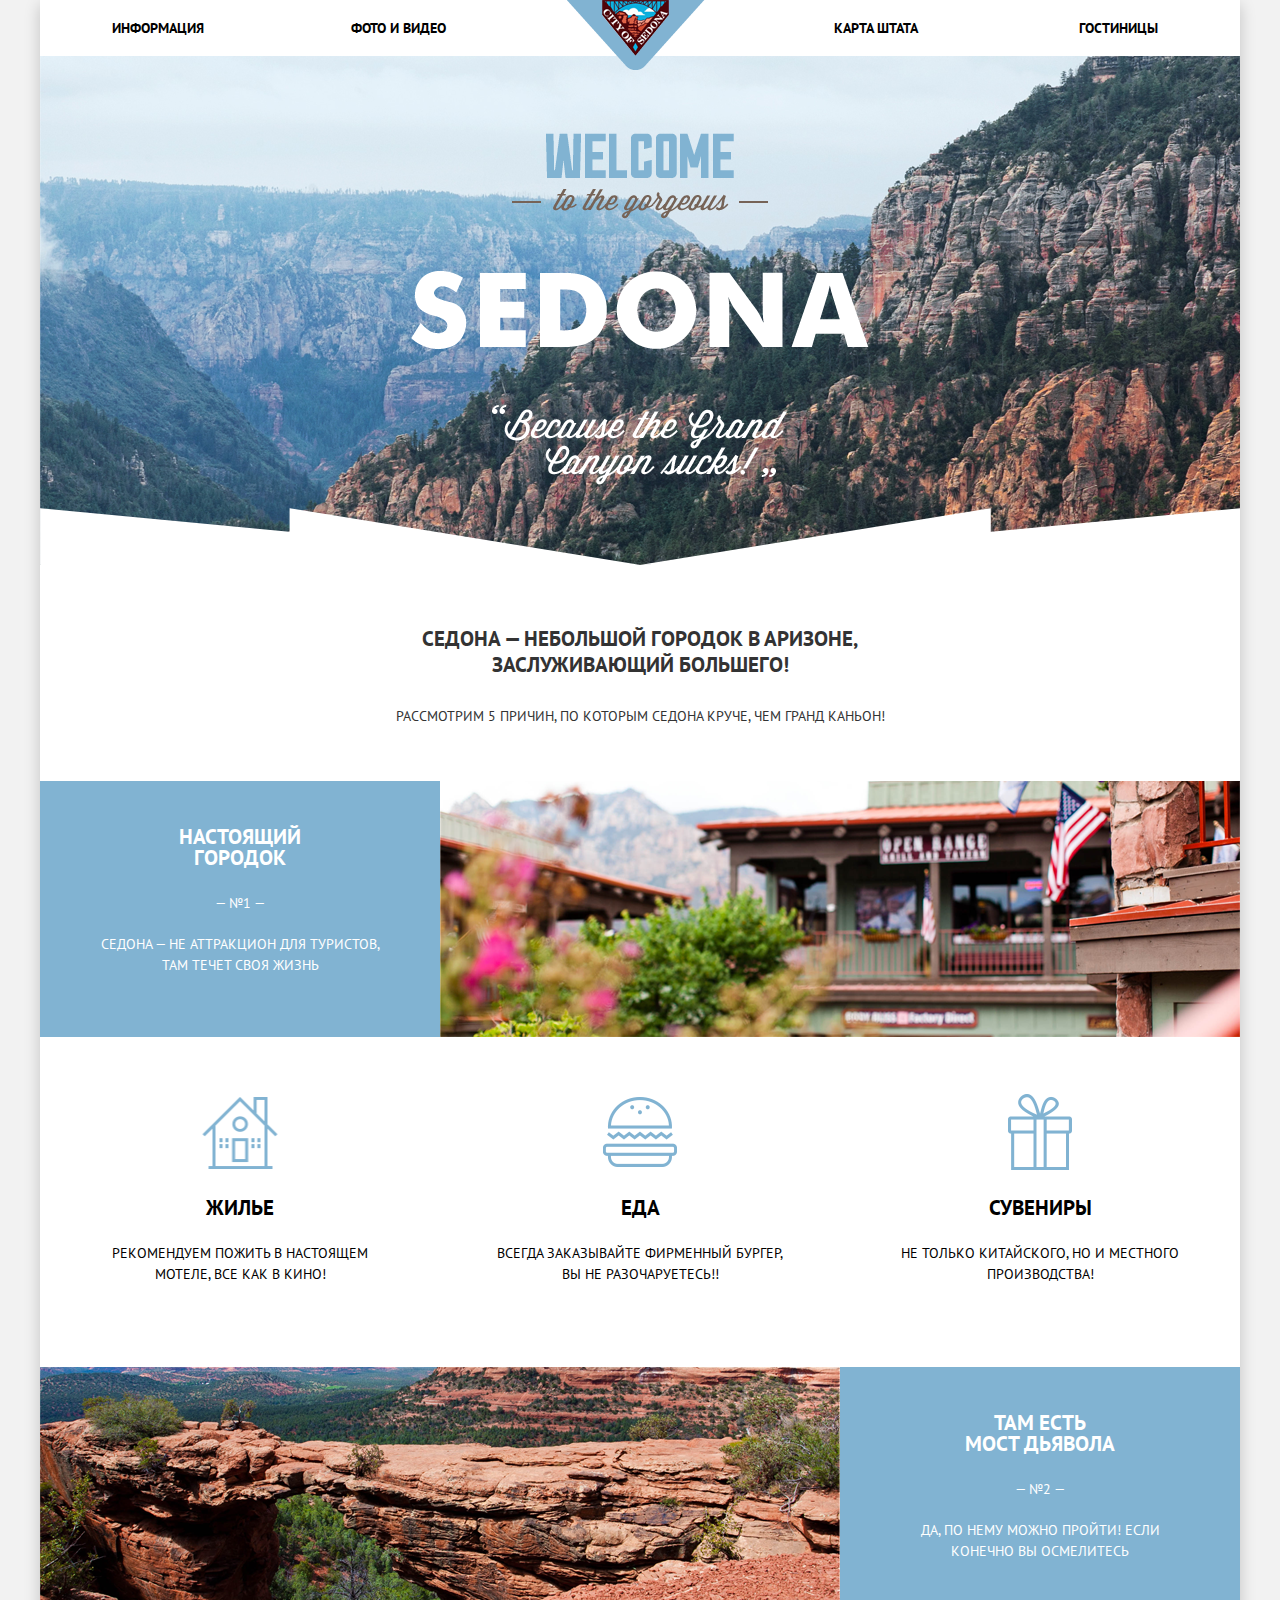
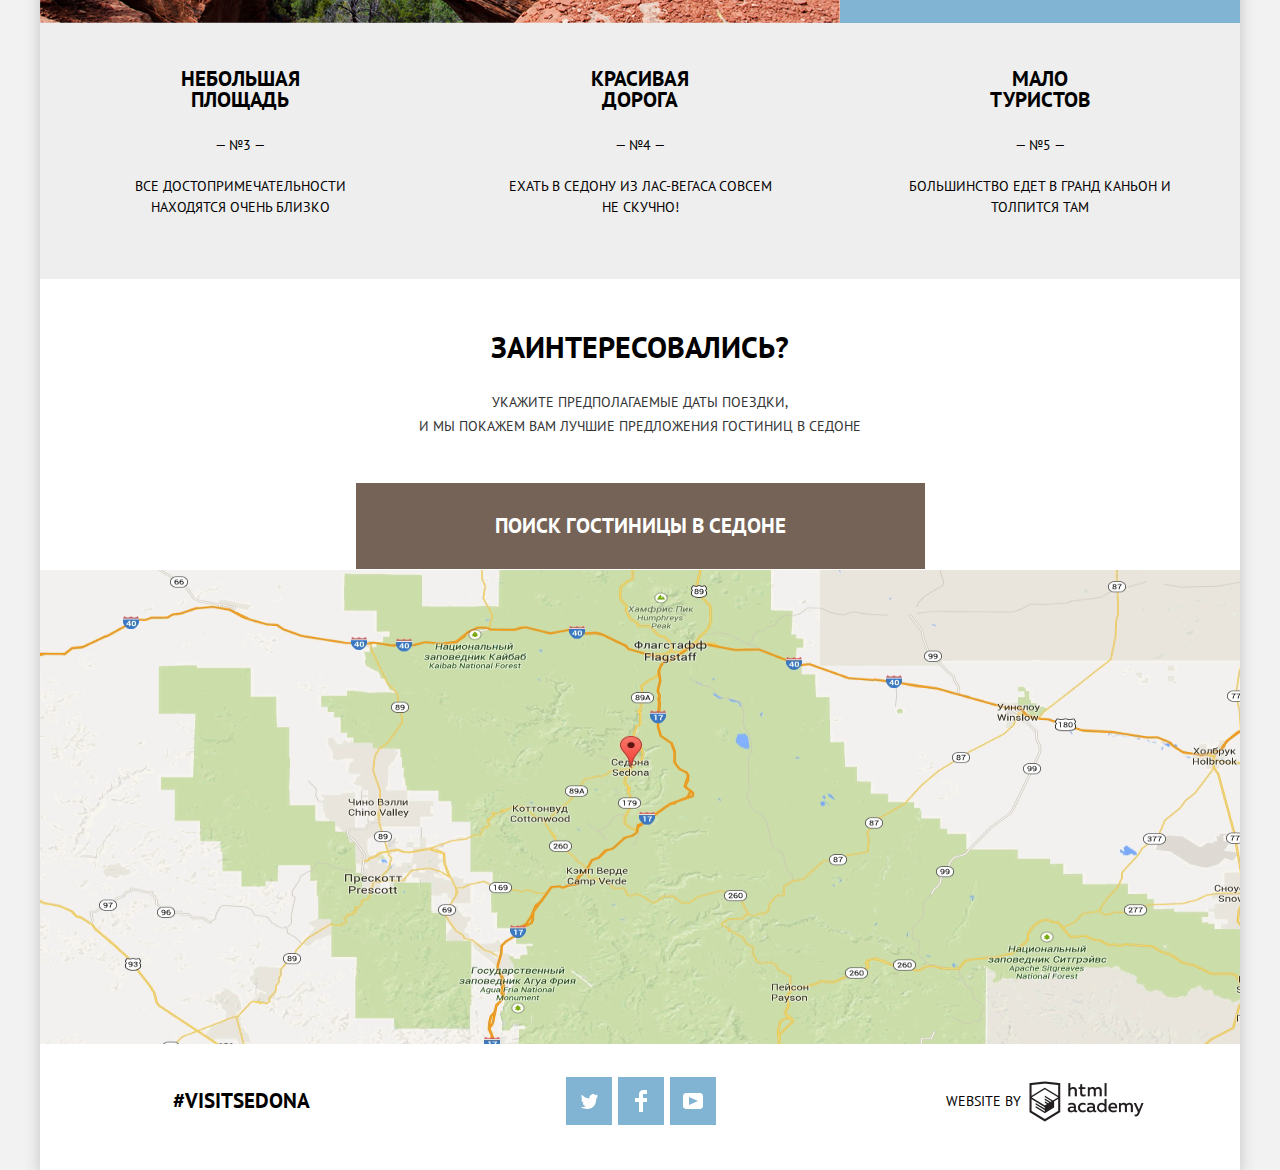
<file: index.html>
<!DOCTYPE html>
<html lang="ru">
<head>
	<meta charset="UTF-8">
	<title>Седона</title>
	<link href="https://fonts.googleapis.com/css?family=PT+Sans:400,700&display=swap&subset=cyrillic-ext" rel="stylesheet">
	<link rel="stylesheet" href="css/normalize.css">
	<link rel="stylesheet" href="css/style.css">
</head>
<body>
	<div class="container">
		<header class="main-header">
			<nav class="main-nav">
				<ul class="site-nav">
					<li><a href="">Информация</a></li>
					<li><a href="">Фото и видео</a></li>
					<li>
						<a class="main-nav-logo">
							<img src="img/header-logo.png" width="138" height="70" alt="Логотип городка Седона">
						</a>
					</li>
					<li><a href="">Карта штата</a></li>
					<li><a href="hotels.html">Гостиницы</a></li>
				</ul>
				<div class="header-greeting">
					<img src="img/header-bg.png" width="1200" height="564" alt="Картинка с надписью: 'Добро пожаловать в Седону' и красивыми горными пейзажами на заднем фоне">
				</div>
			</nav>
		</header>
		<main>
			<h1 class="visually-hidden">Информация о городе Седона</h1>
			<section class="intro">
				<p class="intro-title">Седона — небольшой городок в Аризоне, заслуживающий большего!</p>
				<p class="info-text">Рассмотрим 5 причин, по которым Седона круче, чем гранд каньон!</p>
			</section>
			<section class="advantages">
					<div class="advantages-item advantages-item_blue">
						<b>Настоящий<br> городок</b>
						<span>— №1 —</span>
						<p>Седона — не аттракцион для туристов, там течет своя жизнь</p>
					</div>
					<div class="advantages-item_image">
						<img src="img/real-city.png" alt="Два абстрактный дома в городе" width="800" height="256">
					</div>
					<div class="advantages-item advantages-item-additional advantages-item-house">
						<b>Жилье</b>
						<p>Рекомендуем пожить в настоящем мотеле, все как в кино!</p>
					</div>
					<div class="advantages-item advantages-item-additional advantages-item-eat">
						<b>Еда</b>
						<p>Всегда заказывайте фирменный бургер, вы не разочаруетесь!!</p>
					</div>
					<div class="advantages-item advantages-item-additional advantages-item-present">
						<b>Сувениры</b>
						<p>Не только китайского, но и местного производства!</p>
					</div>
					<div class="advantages-item_image">
						<img src="img/devil-bridge.png" alt="Мост дьявола над пропостью" width="800" height="256">
					</div>
					<div class="advantages-item advantages-item_blue">
						<b>Там есть<br> мост дьявола</b>
						<span>— №2 —</span>
						<p>Да, по нему можно пройти! Если конечно вы осмелитесь</p>
					</div>
					<div class="advantages-item advantages-item_grey">
						<b>Небольшая<br> площадь</b>
						<span>— №3 —</span>
						<p>Все достопримечательности находятся очень близко</p>
					</div>
					<div class="advantages-item advantages-item_grey">
						<b>Красивая<br> дорога</b>
						<span>— №4 —</span>
						<p>Ехать в Седону из Лас-Вегаса совсем не скучно!</p>
					</div>
					<div class="advantages-item advantages-item_grey">
						<b>Мало<br> туристов</b>
						<span>— №5 —</span>
						<p>Большинство едет в гранд каньон и толпится там</p>
					</div>
			</section>
			<section class="offers">
				<b>Заинтересовались?</b>
				<p>Укажите предполагаемые даты поездки,<br> и мы покажем вам лучшие предложения гостиниц в седоне</p>
				<a href="" class="btn js-btn">Поиск гостиницы в Cедоне</a>
			</section>
			<section class="map">
				<iframe src="https://www.google.com/maps/embed?pb=!1m18!1m12!1m3!1d497861.82445145265!2d-111.79347159019012!3d34.93986889549497!2m3!1f0!2f0!3f0!3m2!1i1024!2i768!4f13.1!3m3!1m2!1s0x872da132f942b00d%3A0x5548c523fa6c8efd!2z0KHQtdC00L7QvdCwLCDQkNGA0LjQt9C-0L3QsCA4NjMzNiwg0KHQqNCQ!5e0!3m2!1sru!2sua!4v1573055906787!5m2!1sru!2sua" width="1200" height="474" allowfullscreen=""></iframe>
				<img src="img/map.png" alt="Город седона на карте" width="1200" height="474">
			</section>
		</main>
		<footer class="main-footer">
			<b>#Visitsedona</b>
			<div class="footer-social">
				<ul>
					<li><a href="" class="social-btn"><span class="visually-hidden">Твиттер</span><svg version="1.1" id="Layer_1" xmlns="http://www.w3.org/2000/svg" xmlns:xlink="http://www.w3.org/1999/xlink" x="0px" y="0px" width="17px" height="15px" viewBox="0 0 17 15" enable-background="new 0 0 17 15" xml:space="preserve"><g id="W6EeEF_1_"><g><path fill="#FFFFFF" d="M10.95,0.144c1.685-0.496,2.984,0.27,3.577,1.179c0.673-0.231,1.331-0.481,2.011-0.708c-0.004,0.861-0.522,1.513-0.857,1.768c0.685,0.17,1.304-0.491,1.304-0.491c-0.169,1-1.006,1.788-1.563,2.024c-0.231,6.75-3.175,11.217-10.077,11.082c-0.522,0,0.075,0-0.446,0c-0.41,0-4.164-0.46-4.898-1.887c2.271,0.196,3.893-0.422,4.693-1.177c-0.96-0.3-2.679-0.477-2.979-2.95C2.064,9.09,2.279,9.212,2.905,9.103C1.705,8.247,0.374,7.53,0.448,5.33c0.285,0.328,1.067,0.536,1.34,0.472c-0.703-0.241-1.97-3.36-0.894-4.952c1.818,1.854,3.735,3.606,7.152,3.773C8.254,2.33,9.183,0.793,10.95,0.144z"/></g></g></svg></a></li>
					<li><a href="" class="social-btn"><span class="visually-hidden">Фейсбук</span><svg version="1.1" id="Layer_2" xmlns="http://www.w3.org/2000/svg" xmlns:xlink="http://www.w3.org/1999/xlink" x="0px" y="0px" width="12px" height="22px" viewBox="0 0 12 22" enable-background="new 0 0 12 22" xml:space="preserve"><path fill="#FFFFFF" d="M12,4V0H8C5.791,0,4,1.791,4,4v4H0v4h4v10h4V12h4V8H8V4H12z"/></svg></a></li>
					<li><a href="" class="social-btn"><span class="visually-hidden">Ютуб</span><svg version="1.1" id="Layer_1" xmlns="http://www.w3.org/2000/svg" xmlns:xlink="http://www.w3.org/1999/xlink" x="0px" y="0px" width="20px" height="16px" viewBox="0 0 20 16" enable-background="new 0 0 20 16" xml:space="preserve"><path fill="#FFFFFF" d="M17,0H3C1.35,0,0,1.35,0,3v10c0,1.65,1.35,3,3,3h14c1.65,0,3-1.35,3-3V3C20,1.35,18.65,0,17,0zM6.027,11.998V4.002L15.014,8L6.027,11.998z"/></svg></a></li>
				</ul>
			</div>
			<p class="footer-copyright">
				<b>Website by</b>
				<a href="" class="btn"><span class="visually-hidden">HTML Academy</span></a>
			</p>
		</footer>
		<div class="modal-wrapper">
			<section class="modal search-hotels">
				<form action="https://echo.htmlacademy.ru" method="post">
					<p>
						<label for="date-in">Дата заезда:</label>
						<input class="input-icon" id="date-in" name="date-in" type="text" placeholder="24 Апреля 2017">
					</p>
					<p>
						<label for="date-out">Дата выезда:</label>
						<input class="input-icon" id="date-out" name="date-out" type="text" placeholder="4 июля 2017">
					</p>
					<p>
						<label for="adults">Взрослые:</label>
						<span class="input-minus"></span>
						<input class="" id="adults" name="adults" type="text" placeholder="2">
						<span class="input-plus"></span>
					</p>
					<p>
						<label for="children">Дети:</label>
						<span class="input-minus"></span>
						<input class="" id="children" name="children" type="text" placeholder="0">
						<span class="input-plus"></span>
					</p>
					<button class="btn" type="submit">Найти</button>
				</form>
			</section>
		</div>
	</div>
	<script src="js/main.js"></script>
</body>
</html>
</file>
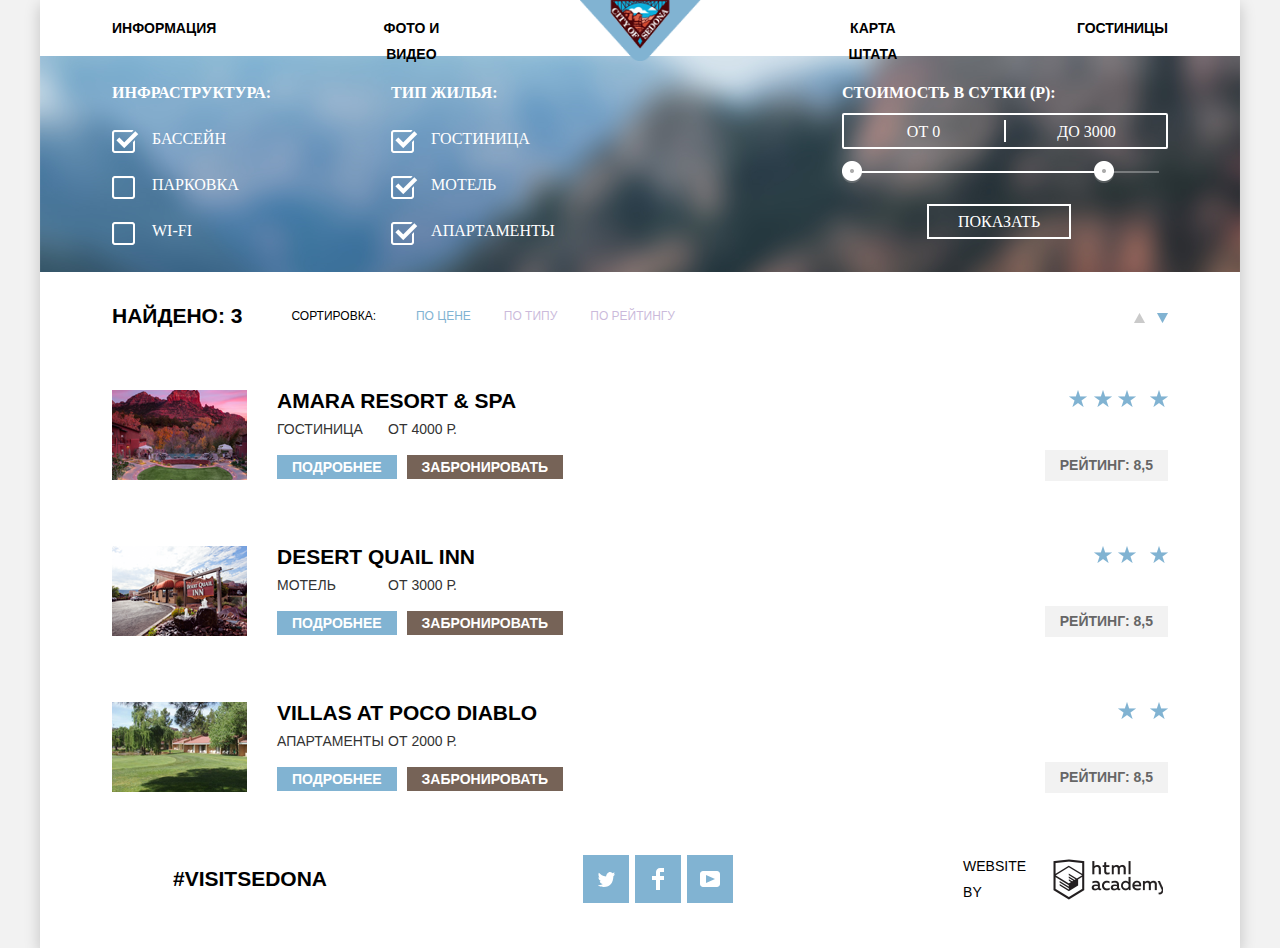
<file: hotels.html>
<!DOCTYPE html>
<html lang="en">
<head>
	<meta charset="UTF-8" />
	<title>Гостинницы Седоны</title>
	<link rel="stylesheet" href="css/normalize.css" />
	<link rel="stylesheet" href="css/style.css" />
</head>
<body class="inner-page">
	<div class="container">
		<header class="main-header">
			<nav class="main-nav">
				<ul class="site-nav">
					<li><a href="">Информация</a></li>
					<li><a href="">Фото и видео</a></li>
					<li>
						<a class="main-nav-logo" href="index.html">
							<img src="img/header-logo.png" width="138" height="70" alt="Логотип городка Седона">
						</a>
					</li>
					<li><a href="">Карта штата</a></li>
					<li><a class="current-link" href="">Гостиницы</a></li>
				</ul>
			</nav>
			<section class="filters">
				<form class="filters__form" action="" method="get">
					<fieldset>
						<legend>Инфраструктура:</legend>
						<ul>
							<li>
								<input class="visually-hidden checkbox" type="checkbox" name="swimming-pool" id="swimming-pool" checked/>
								<label for="swimming-pool">Бассейн</label>
							</li>
							<li>
								<input class="visually-hidden checkbox" type="checkbox" name="parking" id="parking"/>
								<label for="parking">Парковка</label>
							</li>
							<li>
								<input class="visually-hidden checkbox" type="checkbox" name="wi-fi" id="wi-fi"/>
								<label for="wi-fi">Wi-Fi</label>
							</li>
						</ul>
					</fieldset>
					<fieldset>
						<legend>Тип жилья:</legend>
						<ul>
							<li>
								<input class="visually-hidden checkbox" type="checkbox" name="hotel" id="hotel" checked/>
								<label for="hotel">Гостиница</label>
							</li>
							<li>
								<input class="visually-hidden checkbox" type="checkbox" name="motel" id="motel" checked/>
								<label for="motel">Мотель</label>
							</li>
							<li>
								<input class="visually-hidden checkbox" type="checkbox" name="apartments" id="apartments" checked/>
								<label for="apartments">Апартаменты</label>
							</li>
						</ul>
					</fieldset>
					<fieldset class="price-controls">
						<legend>Стоимость в сутки (Р):</legend>
						<p class="range-option">
							<input id="range-option-cost-min" type="text" name="cost-min" placeholder="ОТ 0">
							<input id="range-option-cost-max" type="text" name="cost-max" placeholder="ДО 3000">
						</p>
						<p class="range-controls">
							<input class="visually-hidden" type="range" name="cost">
							<span class="range-progress"></span>
							<span class="range-current-progress"></span>
							<button class="range-button range-button-min"><span class="visually-hidden">От</span></button><button class="range-button range-button-max"><span class="visually-hidden">До</span></button>
							<button type="submit" class="form__btn btn">Показать</button>
						</p>
					</fieldset>
				</form>
			</section>
		</header>
		<main>
			<h1 class="visually-hidden">Список отелей</h1>
			<section class="sorting">
				<b>Найдено: 3</b>	
				<form class="sorting__form" action="" method="get">
					<legend>Сортировка:</legend>
					<ul>
						<li><a class=".sorting__item sorting__item--curent" href="">По цене</a></li>
						<li><a class="sorting__item" href="">По типу</a></li>
						<li><a class="sorting__item" href="">По рейтингу</a></li>
					</ul>
				</form>
				<div class="sorting__btn">
					<a class="button_up" href=""><span class="visually-hidden ">По возрастанию</span></a>
					<a class="button_down" href=""><span class="visually-hidden">По убыванию</span></a>
				</div>
			</section>
			<section class="hotels">
				<div class="hotels__row">
					<div class="hotels__item">
						<div class="hotels__image">
							<img src="img/block_hotels/01.png" alt=""/>
						</div>
						<div class="hotels__body">
							<div class="hotels__title">Amara Resort & Spa</div>
							<div class="hotels__text">
								<span>Гостиница</span>
								<b>От 4000 р.</b>
							</div>
							<div class="hotels__btns">
								<a href="" class="hotels__btn hotels__btn--blue">Подробнее</a>
								<a href="" class="hotels__btn hotels__btn--brown">Забронировать</a>
							</div>
						</div>
						<div class="hotels__rating hotels__rating--4">
							<b>Рейтинг: 8,5</b>
						</div>
					</div>
					<div class="hotels__item">
						<div class="hotels__image">
							<img src="img/block_hotels/02.png" alt=""/>
						</div>
						<div class="hotels__body">
							<div class="hotels__title">Desert Quail Inn</div>
							<div class="hotels__text">
								<span>Мотель</span>
								<b>От 3000 р.</b>
							</div>
							<div class="hotels__btns">
								<a href="" class="hotels__btn hotels__btn--blue">Подробнее</a>
								<a href="" class="hotels__btn hotels__btn--brown">Забронировать</a>
							</div>
						</div>
						<div class="hotels__rating hotels__rating--3">
							<b>Рейтинг: 8,5</b>
						</div>
					</div>
					<div class="hotels__item">
						<div class="hotels__image">
							<img src="img/block_hotels/03.png" alt=""/>
						</div>
						<div class="hotels__body">
							<div class="hotels__title">Villas at Poco Diablo</div>
							<div class="hotels__text">
								<span>Апартаменты</span>
								<b>От 2000 р.</b>
							</div>
							<div class="hotels__btns">
								<a href="" class="hotels__btn hotels__btn--blue">Подробнее</a>
								<a href="" class="hotels__btn hotels__btn--brown">Забронировать</a>
							</div>
						</div>
						<div class="hotels__rating hotels__rating--2">
							<b>Рейтинг: 8,5</b>
						</div>
					</div>
				</div>
			</section>
		</main>
		<footer class="main-footer">
			<b>#Visitsedona</b>
			<div class="footer-social">
				<ul>
					<li><a href="" class="social-btn"><span class="visually-hidden">Твиттер</span><svg version="1.1" id="Layer_1" xmlns="http://www.w3.org/2000/svg" xmlns:xlink="http://www.w3.org/1999/xlink" x="0px" y="0px" width="17px" height="15px" viewBox="0 0 17 15" enable-background="new 0 0 17 15" xml:space="preserve"><g id="W6EeEF_1_"><g><path fill="#FFFFFF" d="M10.95,0.144c1.685-0.496,2.984,0.27,3.577,1.179c0.673-0.231,1.331-0.481,2.011-0.708c-0.004,0.861-0.522,1.513-0.857,1.768c0.685,0.17,1.304-0.491,1.304-0.491c-0.169,1-1.006,1.788-1.563,2.024c-0.231,6.75-3.175,11.217-10.077,11.082c-0.522,0,0.075,0-0.446,0c-0.41,0-4.164-0.46-4.898-1.887c2.271,0.196,3.893-0.422,4.693-1.177c-0.96-0.3-2.679-0.477-2.979-2.95C2.064,9.09,2.279,9.212,2.905,9.103C1.705,8.247,0.374,7.53,0.448,5.33c0.285,0.328,1.067,0.536,1.34,0.472c-0.703-0.241-1.97-3.36-0.894-4.952c1.818,1.854,3.735,3.606,7.152,3.773C8.254,2.33,9.183,0.793,10.95,0.144z"/></g></g></svg></a></li>
					<li><a href="" class="social-btn"><span class="visually-hidden">Фейсбук</span><svg version="1.1" id="Layer_2" xmlns="http://www.w3.org/2000/svg" xmlns:xlink="http://www.w3.org/1999/xlink" x="0px" y="0px" width="12px" height="22px" viewBox="0 0 12 22" enable-background="new 0 0 12 22" xml:space="preserve"><path fill="#FFFFFF" d="M12,4V0H8C5.791,0,4,1.791,4,4v4H0v4h4v10h4V12h4V8H8V4H12z"/></svg></a></li>
					<li><a href="" class="social-btn"><span class="visually-hidden">Ютуб</span><svg version="1.1" id="Layer_1" xmlns="http://www.w3.org/2000/svg" xmlns:xlink="http://www.w3.org/1999/xlink" x="0px" y="0px" width="20px" height="16px" viewBox="0 0 20 16" enable-background="new 0 0 20 16" xml:space="preserve"><path fill="#FFFFFF" d="M17,0H3C1.35,0,0,1.35,0,3v10c0,1.65,1.35,3,3,3h14c1.65,0,3-1.35,3-3V3C20,1.35,18.65,0,17,0zM6.027,11.998V4.002L15.014,8L6.027,11.998z"/></svg></a></li>
				</ul>
			</div>
			<p class="footer-copyright">
				<b>Website by</b>
				<a href="" class="btn"><span class="visually-hidden">HTML Academy</span></a>
			</p>
		</footer>
	</div>
</body>
</html>
</file>
<file: css/style.css>
body {
	margin: 0;
	padding: 0;
	font-family: "PT Sans", sans-serif;
	font-size: 14px;
	line-height: 21px;
	font-weight: 400;
	color: #000000;
	text-transform: uppercase;
	background-color: #f2f2f2;
}

a {
	text-decoration: none;
}

img {
	width: 100%;
	height: auto;
}

.visually-hidden:not(:focus):not(:active),
input[type="checkbox"].visually-hidden,
input[type="radio"].visually-hidden { 
    position: absolute;
 
    width: 1px;
    height: 1px;
    margin: -1px;
    border: 0;
    padding: 0;

    white-space: nowrap;

    clip-path: inset(100%);
    clip: rect(0 0 0 0);
    overflow: hidden;
}

.btn {
	display: inline-block;
	font: inherit;
	text-transform: uppercase;
	cursor: pointer;
	border: none;
}

.container {
	width: 1200px;
	margin: 0 auto;
	box-shadow: 0 5px 15px rgba(0, 1, 1, 0.2);
	background-color: #fff;
}

/*=====================================================
					Header
=====================================================*/

.main-nav {
	position: relative;
	display: -webkit-flex;
	display: -moz-flex;
	display: -ms-flex;
	display: -o-flex;
	display: flex;
	-webkit-flex-direction: column;
	-moz-flex-direction: column;
	-ms-flex-direction: column;
	-o-flex-direction: column;
	flex-direction: column;
}

.site-nav {
	margin: 0;
	padding: 0 72px;
	max-height: 56px;
	display: -webkit-flex;
	display: -moz-flex;
	display: -ms-flex;
	display: -o-flex;
	display: flex;
	line-height: 26px;
	font-weight: 700;
	list-style: none;
	background-color: #fff;
	z-index: 1;
}

.site-nav li:nth-child(2) {
	margin: 0 0 0 147px;
}

.site-nav li:nth-child(3) {
	width: 138px;
	margin: 0 0 0 121px;
}

.site-nav li:nth-child(4) {
	margin: 0 0 0 129px;
}

.site-nav li:nth-child(5) {
	margin: 0 0 0 161px;
}

.site-nav a {
	display: block;
	padding: 15px 0;

	text-align: center;
	color: #000;
}

.site-nav a.current-page {
	color: #766357;
}

.site-nav a:hover,
.site-nav a:focus {
	color: #81b3d2;
}

.site-nav a:active {
	opacity: 0.3;
	color: #81b3d2;
}


.site-nav .main-nav-logo {
	padding: 0;
}

.header-greeting {
	position: relative;
	display: block;
	margin: -55px 0 0 0;
	padding: 0;
	z-index: 0;
}

.filters {
	background: #678eb5 url("../img/bg-inner-page.png") 0 0 no-repeat;
}

.filters__form {
	display: -webkit-flex;
	display: -moz-flex;
	display: -ms-flex;
	display: -o-flex;
	display: flex;
	-webkit-flex-wrap: wrap;
	-moz-flex-wrap: wrap;
	-ms-flex-wrap: wrap;
	-o-flex-wrap: wrap;
	flex-wrap: wrap;
	padding: 26px 72px 31px;

	color: #ffffff;
	font-family: "PT Sans";
	font-size: 16px;
	text-transform: uppercase;
}

.filters__form fieldset {
	margin: 0 120px 0 0;
	padding: 0;
	border: none;
}

.filters__form fieldset:last-child {
	margin: 0 0 0 auto;
	max-width: 400px;
}

.filters__form legend {
	margin: 0px 0px 25px 0px;
	font-weight: 700; 
}

.filters__form ul {
	margin: 0;
	padding: 0;
	list-style: none;
}

.filters__form li:not(:last-of-type) {
	margin: 0px 0px 25px 0px;
}

.filters__form label {
	position: relative;
	padding: 0px 0px 0px 40px;
}

.filters__form label::before {
	content: "";
	position: absolute;
	top: 0;
	left: 0;
	width: 23px;
	height: 23px;
	background: url("../img/icon/checkbox-off.png") 0 0 no-repeat;
}

.checkbox:checked + label::before {
	content: "";
	position: absolute;
	top: 0;
	left: 0;
	width: 27px;
	height: 23px;
	background: url("../img/icon/checkbox-on.png") 0 0 no-repeat;
}

.price-controls legend {
	margin: 0px 0px 10px 0px;
}

.price-controls p {
	position: relative;
	margin: 0;
	padding: 0;
}

.price-controls p:first-of-type::before {
	content: "";
	position: absolute;
	top: 5px;
	left: 50%;
	transform: translateX(-50%);
	width: 2px;
	height: 22px;
	background-color: #ffffff;
}

.price-controls .range-option {
	border: 2px solid #fff;
	border-radius: 2px;
}

.range-option input {
	max-width: 155px;
	min-height: 30px;
	text-align: center;
	font: inherit;
	color: #fff;
	background: transparent;
	border: none;
}

.range-option input::placeholder {
	font: inherit;
	color: #fff;
}

.range-progress {
	display: block;
	position: absolute;
	top: 22px;
	left: 0;
	width: 317px;
	height: 2px;
	background-color: #ffffff;
	opacity: 0.3;
}

.range-current-progress {
	display: block;
	position: absolute;
	top: 22px;
	left: 10px;
	width: 248px;
	height: 2px;
	background-color: #ffffff;
}

.range-button {
	position: absolute;
	width: 20px;
	height: 22px;
	background: url("../img/icon/filter-button.png") 0 0 no-repeat;
	border: none;
}

.range-button-min {
	top: 12px;
	left: 0;
}

.range-button-max {
	top: 12px;
	left: 252px;
}

.form__btn {
	position: relative;
	padding: 5px 29px;
	top: 55px;
	left: 85px;
	color: #fff;
	background: transparent;
	border: 2px solid #ffffff;
}

.form__btn:hover {
	color: #000;
	background: #fff;
}

/*=====================================================
					Main
=====================================================*/

.intro {
	padding: 0px 350px;
	text-align: center;
}

.intro-title {
	margin: 0;
	padding: 55px 0 25px 0;
	font-size: 21px;
	font-weight: 700;
	line-height: 26px;
	color: #333333;
}

.info-text {
	margin: 0;
	padding: 0 0 52px 0;
	color: #333333;
	line-height: 26px;
}

.advantages {
	display: -webkit-flex;
	display: -moz-flex;
	display: -ms-flex;
	display: -o-flex;
	display: flex;
	-webkit-flex-wrap: wrap;
	-moz-flex-wrap: wrap;
	-ms-flex-wrap: wrap;
	-o-flex-wrap: wrap;
	flex-wrap: wrap;
}

.advantages-item {
	box-sizing: border-box;
	width: 400px;
	min-height: 256px;
	padding: 45px 60px;
	text-align: center;
}

.advantages-item_blue {
	padding-right: 48px;
	padding-left: 48px;
	color: #ffffff;
	background-color: #81b3d2;
}

.advantages-item b {
	display: block;
	margin-bottom: 25px;
	font-size: 21px;
	font-weight: 700;
}

.advantages-item span {
	display: block;
	margin: 0 0 20px 0;
}

.advantages-item_image {
	width: 800px;
	height: 246px;
}

.advantages-item-additional {
	position: relative;
	min-height: 330px;
	padding: 160px 55px 0 55px;
}

.advantages-item-additional::before {
	content: "";

	position: absolute;

	top: 60px;
	left: 50%;
	transform: translateX(-50%);
}

.advantages-item-house::before {
	width: 75px;
	height: 72px;

	background: url("../img/icon/icon-house.png") 0 0 no-repeat;
}

.advantages-item-eat::before {
	width: 74px;
	height: 70px;

	background: url("../img/icon/icon-burger.png") 0 0 no-repeat;
}

.advantages-item-present::before {
	top: 57px;

	width: 64px;
	height: 76px;

	background: url("../img/icon/icon-present.png") 0 0 no-repeat;
}

.advantages-item_grey {
	background-color: #eee;
}

.offers {
	box-sizing: border-box;
	min-height: 291px;
	padding: 50px 0 0 0;
	text-align: center;
	background-color: #fff;
}

.offers b {
	display: block;
	margin: 0 0 25px 0;
	font-size: 30px;
	font-weight: 700;
	line-height: 36px;
}

.offers p {
	margin: 0 0 45px 0;
	padding: 0;
	line-height: 24px;
	color: #333;
}

.offers .btn {
	margin: 0;
	padding: 30px 139px;
	font-size: 21px;
	font-weight: 700;
	line-height: 26px;
	
	color: #fff;
	background-color: #766357;
}

.offers .btn:hover,
.offers .btn:focus { 
	background-color: #604e43;
}

.offers .btn:active { 
	color: #847870;
	background-color: #503e33;
}

.map {
	position: relative;
}

.map img {
	position: absolute;
	top: 0;
	left: 0;
	width: 1200px;
	height: 474px;
	z-index: 0;
}

.map iframe {
	position: relative;
	border: none;
	z-index: 1;
}

.sorting {
	display: -webkit-flex;
	display: -moz-flex;
	display: -ms-flex;
	display: -o-flex;
	display: flex;
	padding: 31px 72px;
}

.sorting b {
	margin: 0px 49px 0px 0px;
	font-size: 21px;
	font-weight: 700;
	line-height: 26px;
}

.sorting__form {
	display: -webkit-flex;
	display: -moz-flex;
	display: -ms-flex;
	display: -o-flex;
	display: flex;
	-ms-align-items: center;
	align-items: center;
}

.sorting__form legend {
	margin: 0px 40px 0px 0px;
	font-size: 12px;
	line-height: 18px;
}

.sorting__form ul {
	display: -webkit-flex;
	display: -moz-flex;
	display: -ms-flex;
	display: -o-flex;
	display: flex;
	margin: 0;
	padding: 0;
	list-style: none;
	font-size: 12px;
	line-height: 18px;
}

.sorting__form  li {
	margin: 0px 33px 0px 0px;
}
.sorting__item {
	opacity: 0.3;
}

.sorting__item:last-child {
	margin: 0;
}

.sorting__item--curent {
	color: #81b3d2;
}

.sorting__btn {
	position: relative;
	margin: 0px 72px 0px auto;

}

.button_up::before {
	content: "";
	position: absolute;
	width: 11px;
	height: 10px;
	top: 10px;
	left: 38px;
	background: url("../img/icon/icon-up-dir.png") 0 0 no-repeat;
}

.button_down::before {
	content: "";
	position: absolute;
	width: 11px;
	height: 10px;
	top: 10px;
	left: 61px;
	background: url("../img/icon/icon-down-dir.png") 0 0 no-repeat;
}  

/*====================================================
						Footer
=====================================================*/

.main-footer {
	min-height: 120px;
	display: -webkit-flex;
	display: -moz-flex;
	display: -ms-flex;
	display: -o-flex;
	display: flex;
	-ms-align-items: center;
	align-items: center;
	background-color: #fff;
}

.main-footer b {
	display: block;
	margin: -18px 0 0 133px;
	font-size: 21px;
	font-weight: 700;
	line-height: 26px;
}

.footer-social ul {
	display: -webkit-flex;
	display: -moz-flex;
	display: -ms-flex;
	display: -o-flex;
	display: flex;
	-webkit-flex-wrap: wrap;
	-moz-flex-wrap: wrap;
	-ms-flex-wrap: wrap;
	-o-flex-wrap: wrap;
	flex-wrap: wrap;
	width: 150px;
	margin: -18px 0 0 256px;
	padding: 0;
	list-style: none;
}

.footer-social li:not(:last-child) {
	margin: 0 6px 0 0;
}

.footer-copyright {
	display: -webkit-flex;
	display: -moz-flex;
	display: -ms-flex;
	display: -o-flex;
	display: flex;
	margin: -18px 0 0 230px;
	padding: 0;
	width: 200px;
	-ms-align-items: center;
	align-items: center;
}

.footer-copyright b {
	display: block;
	margin: 0 8px 0 0;

	font-size: 14px;
	font-weight: 400;
}

.social-btn {
	display: -webkit-flex;
	display: -moz-flex;
	display: -ms-flex;
	display: -o-flex;
	display: flex;
	-ms-align-items: center;
	align-items: center;
	justify-content: center;
	width: 46px;
	height: 48px;
	background-color: #81b3d2;
}

.social-btn:hover,
.social-btn:focus {
	background-color: #669ec0;
}

.social-btn:active {
	background-color: #5496bd;
}

.social-btn:active path {
	opacity: 0.3;
}

.footer-copyright .btn {
	display: block;
	width: 115px;
	height: 41px;
	background: url(../img/logo_htmlacademy.png);
}

.footer-copyright .btn:hover,
.footer-copyright .btn:focus {
	background: url(../img/logo_htmlacademy_blue.png);
}

.footer-copyright .btn:active {
	background: url(../img/logo_htmlacademy_grey.png);
}

.hotels {
}

.hotels__row {
	max-width: 1056px;
	margin: 0px auto;
	display: -webkit-flex;
	display: -moz-flex;
	display: -ms-flex;
	display: -o-flex;
	display: flex;
	-webkit-flex-direction: column;
	-moz-flex-direction: column;
	-ms-flex-direction: column;
	-o-flex-direction: column;
	flex-direction: column;
}

.hotels__item {
	display: -webkit-flex;
	display: -moz-flex;
	display: -ms-flex;
	display: -o-flex;
	display: flex;
	padding: 30px 0px;
	flex: 1 1 auto;
}

.hotels__image {
	
}

.hotels__body {
	display: -webkit-flex;
	display: -moz-flex;
	display: -ms-flex;
	display: -o-flex;
	display: flex;
	-webkit-flex-direction: column;
	-moz-flex-direction: column;
	-ms-flex-direction: column;
	-o-flex-direction: column;
	flex-direction: column;
	flex: 1 1 auto;
	padding: 0px 0px 0px 30px;
}

.hotels__title {
	margin: 0px 0px 8px 0px;
	font-size: 21px;
	font-weight: 700;
}

.hotels__text {
	display: -webkit-flex;
	display: -moz-flex;
	display: -ms-flex;
	display: -o-flex;
	display: flex;
	justify-content: space-between;
	max-width: 180px;
	margin: 0px 0px 17px 0px;
	color: #333333;
	text-transform: uppercase;
}

.hotels__text b {
	font-weight: 400;
}

.hotels__btns {
}

.hotels__btn {
	padding: 4px 15px;
	color: #ffffff;
	font-weight: 700;
}

.hotels__btn:not(:last-child) {
	margin: 0px 6px 0px 0px;
}

.hotels__btn--blue {
	background-color: #81b3d2;
}

.hotels__btn--brown {
	background-color: #766357;
}

.hotels__rating {
	padding: 60px 0px 0px 0px;
}

.hotels__rating--4 {
	background: url(../img/icon/star.png) right 0 no-repeat,
				url(../img/icon/star.png) 73px 0 no-repeat,
				url(../img/icon/star.png) 49px 0 no-repeat,
				url(../img/icon/star.png) 24px 0 no-repeat;
}

.hotels__rating--3 {
	background: url(../img/icon/star.png) right 0 no-repeat,
				url(../img/icon/star.png) 73px 0 no-repeat,
				url(../img/icon/star.png) 49px 0 no-repeat;
}

.hotels__rating--2 {
	background: url(../img/icon/star.png) right 0 no-repeat,
				url(../img/icon/star.png) 73px 0 no-repeat;
}

.hotels__rating b {
	display: block;
	color: #666666;
	padding: 5px 15px;
	background-color: #f2f2f2;
}

/*====================================================
						search-hotels form
=====================================================*/
.modal-wrapper {
	position: relative;
}

.search-hotels {
	display: none;
	position: absolute;
	width: 568px;
	height: 395px;
	bottom: 205px;
	left: 50%;
	transform: translateX(-50%);
	background-color: #fff;
	z-index: 4;
}

.modal-show {
	display: block;
}

.search-hotels form {
	display: -webkit-flex;
	display: -moz-flex;
	display: -ms-flex;
	display: -o-flex;
	display: flex;
	-webkit-flex-wrap: wrap;
	-moz-flex-wrap: wrap;
	-ms-flex-wrap: wrap;
	-o-flex-wrap: wrap;
	flex-wrap: wrap;
	padding: 55px 55px;
	font: inherit;
	font-weight: 700;
	line-height: 26px;
	text-transform: uppercase;
	box-shadow: 0 7px 15px rgba(0, 1, 1, 0.15);
}

.search-hotels p {
	width: 458px;
	margin: 0 0 30px 0;
	padding: 0;
	display: -webkit-flex;
	display: -moz-flex;
	display: -ms-flex;
	display: -o-flex;
	display: flex;
	-ms-align-items: center;
	align-items: center;
}

.search-hotels p:nth-of-type(3),
.search-hotels p:nth-of-type(4) {
	width: 226px;
	margin: 0 0 54px 0;
}

.search-hotels p:nth-of-type(4) {
	width: 179px;
	margin-left: auto;
}

.search-hotels p:nth-of-type(3) > label {
	margin-right: 41px;
}

.search-hotels p:nth-of-type(4) > label {
	margin-right: 27px;
}

.search-hotels input[type="text"] {
	-webkit-box-sizing: border-box;
	-moz-box-sizing: border-box;
	box-sizing: border-box;
	width: 346px;
	margin-left: auto;
	padding: 5px 30px 5px 13px;
	font: inherit;
	font-weight: 700;
	line-height: 26px;
	text-transform: uppercase;
	background-color: #f2f2f2;
	border: none;
}

.search-hotels .input-icon {
	background: url(../img/icon/calendar.png) 316px center no-repeat;
}

.search-hotels span {
	position: relative;
	margin-right: 1px;
	width: 38px;
	height: 38px;
	background-color: #f2f2f2;
}

.search-hotels  #adults,
.search-hotels  #children {
	padding: 13px 15px;
	margin: 0 1px 0 0;
	width: 38px;
	height: 38px;
}

.search-hotels .input-minus:before {
	content: "";
	position: absolute;
	width: 12px;
	height: 3px;
	top: 18px;
	left: 13px;
	background-color: #a9a9a9;
}

.search-hotels .input-plus:before {
	content: "";
	position: absolute;
	width: 11px;
	height: 3px;
	top: 18px;
	left: 13px;
	background-color: #a9a9a9;
}

.search-hotels .input-plus:after {
	content: "";
	position: absolute;
	width: 3px;
	height: 11px;
	top: 14px;
	left: 17px;
	background-color: #a9a9a9;
}

.search-hotels input[type="text"]::placeholder {
	color: #000;
}

.search-hotels .btn {
	padding: 15px 196px 20px 196px;
	font-size: 21px;
	color: #ffffff;
	background-color: #81b3d2;
}
</file>
